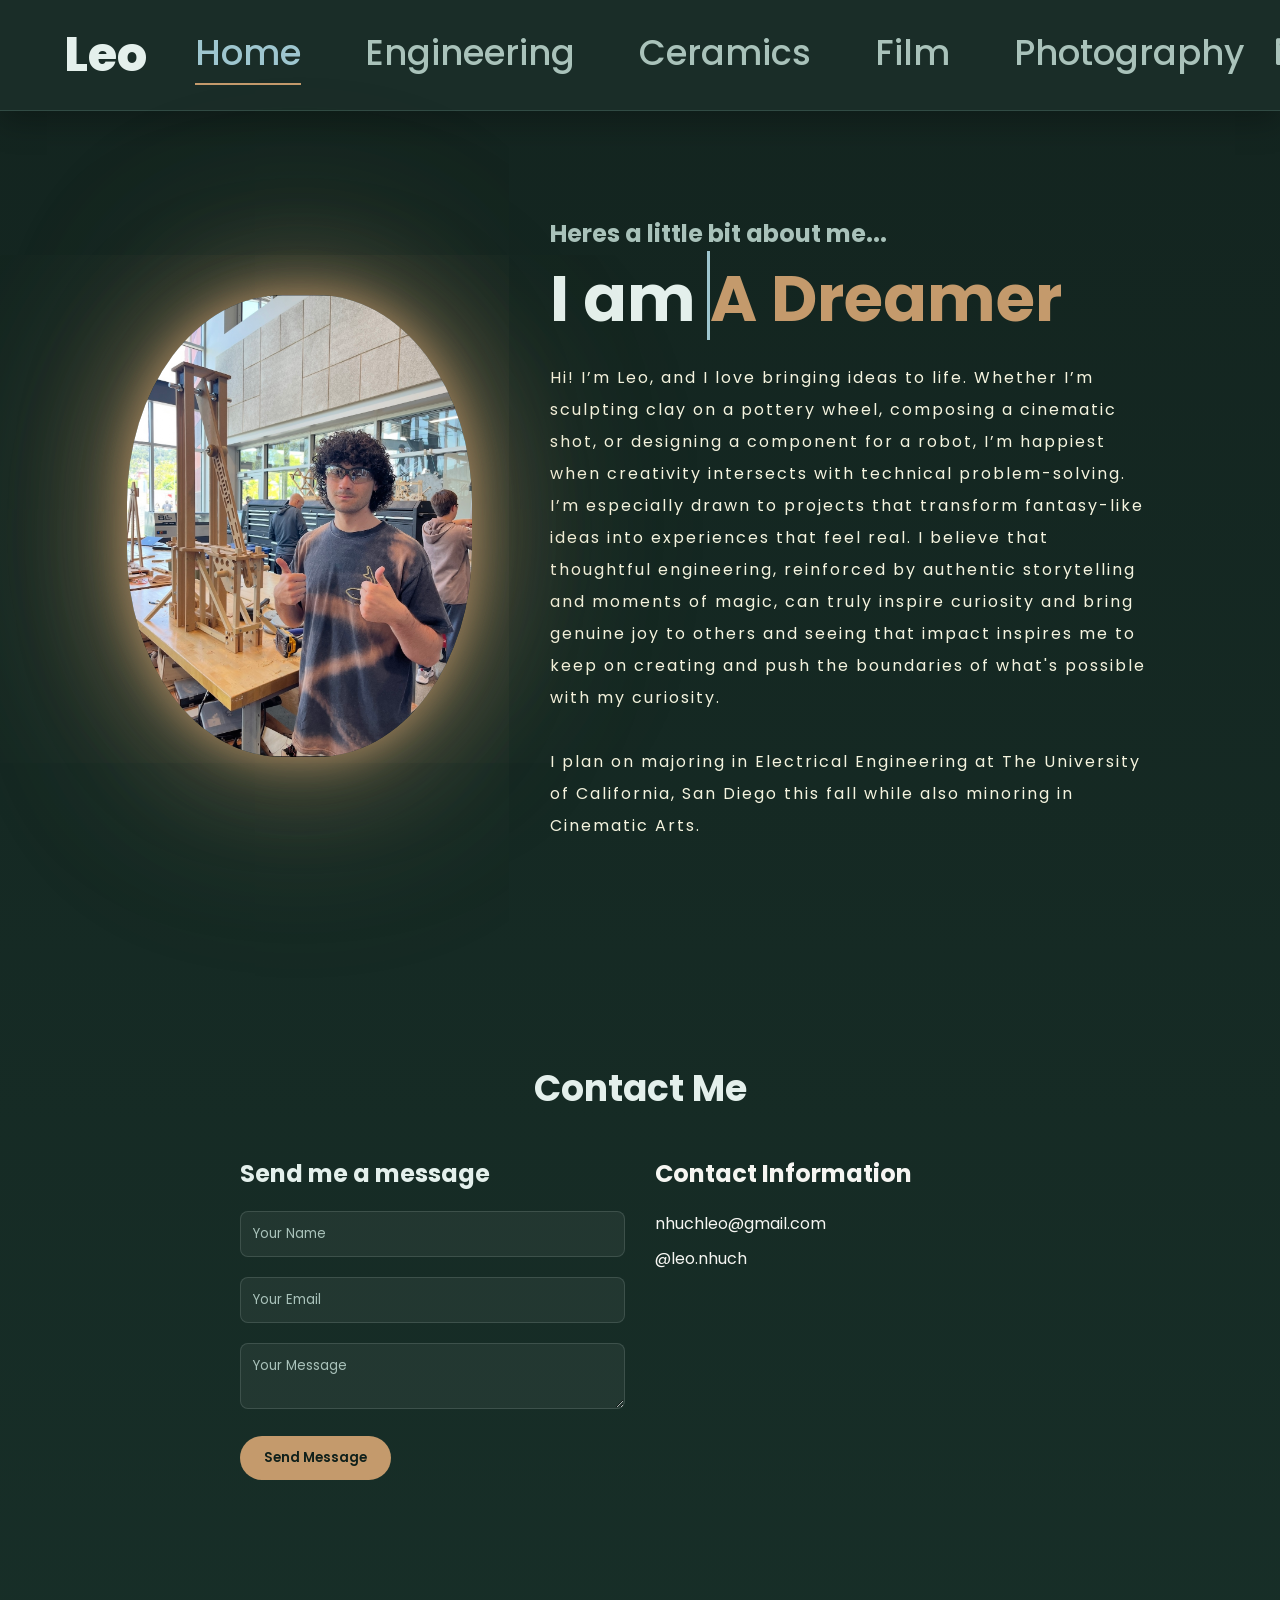
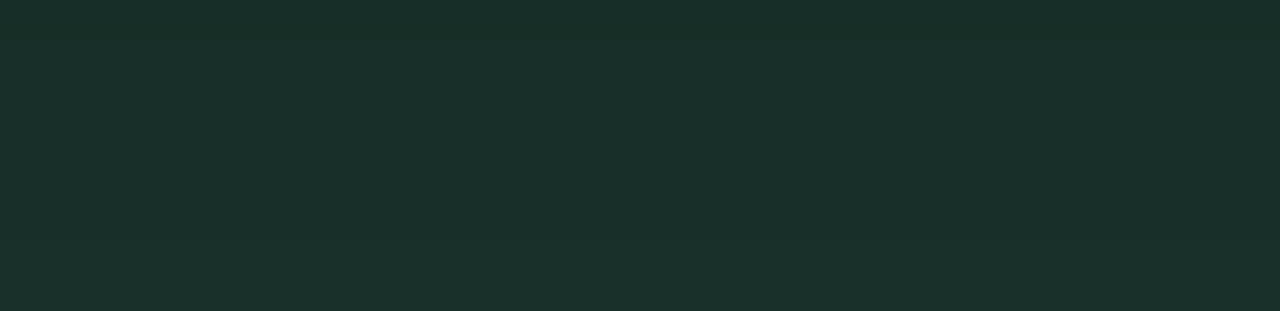
<file: index.html>
<!DOCTYPE html>
<html lang="en">
<head>
    <meta charset="UTF-8">
    <meta name="viewport" content="width=device-width, initial-scale=1.0">

    <link rel="stylesheet" href="style.css">
    <link rel="stylesheet" href="https://cdnjs.cloudflare.com/ajax/libs/font-awesome/6.7.2/css/all.min.css" 
    integrity="sha512-Evv84Mr4kqVGRNSgIGL/F/aIDqQb7xQ2vcrdIwxfjThSH8CSR7PBEakCr51Ck+w+/U6swU2Im1vVX0SVk9ABhg==" crossorigin="anonymous" 
    referrerpolicy="no-referrer" />
    

    <title>Leo's Creative Portfolio</title>
</head>
<body>
    
    <header>
        <a href="index.html" class="logo">Leo</a>
        <nav>
            <div class="nav-left">
                <a href="index.html" class="active">Home</a>
                <a href="engineering.html" class="nav-link">Engineering</a>
                <a href="ceramics.html" class="nav-link">Ceramics</a>
                <a href="film.html" class="nav-link">Film</a>
                <a href="photography.html" class="nav-link">Photography</a>
            </div>
            <div class="nav-right">
                <a href="https://www.linkedin.com/in/leo-nhuch-me" class="social-icon" target="_blank" rel="noopener noreferrer">
                    <i class="fa-brands fa-linkedin"></i>
                </a>
                <a href="https://www.instagram.com/leo.nhuch/" class="social-icon" target="_blank" rel="noopener noreferrer">
                    <i class = "fa-brands fa-instagram"></i>
                </a>
            </div>
        </nav>
    </header>



    <section class="home">
        <div class="home-img">
            <img src="IMG_9343 (2).jpg" alt="cat">
        </div>
        <div class="home-content">
            <h2>Heres a little bit about me...</h2>
            <h3 class="typing-text">I am <span></span></h3>
            <p>Hi! I’m Leo, and I love bringing ideas to life. Whether I’m sculpting clay on a pottery wheel, composing a cinematic shot, or designing a component for a robot, I’m happiest when creativity intersects with technical problem-solving. I’m especially drawn to projects that transform fantasy-like ideas into experiences that feel real. I believe that thoughtful engineering, reinforced by authentic storytelling and moments of magic, can truly inspire curiosity and bring genuine joy to others and seeing that impact inspires me to keep on creating and push the boundaries of what's possible with my curiosity. 
 

                <br><br>I plan on majoring in Electrical Engineering at The University of California, San Diego this fall while also minoring in Cinematic Arts.
                                
                 </p>
        </div>
    </section>


    <section class="contact">
    <div class="container2">
        <h2>Contact Me</h2>
        <div class="contact-wrapper">
            <div class="contact-form">
                <h3>Send me a message</h3>
                <form>
                    <div class="form-group">
                        <input type="text" name="name" placeholder="Your Name">
                    </div>
                    <div class="form-group">
                        <input type="email" name="email" placeholder="Your Email">
                    </div>
                    <div class="form-group">
                        <textarea name="message" placeholder="Your Message"></textarea>
                    </div>
                    <button type="submit">Send Message</button>
                <form action="mailto:nhuchleo@gmail.com" method="post" enctype="text/plain">
            </div>
            <div class="contact-info">
                <h3>Contact Information</h3>
                <p>nhuchleo@gmail.com</p>
                <p>@leo.nhuch</p>
            </div>
        </div>
    </div>
    </section>
</body>
</html>
</file>
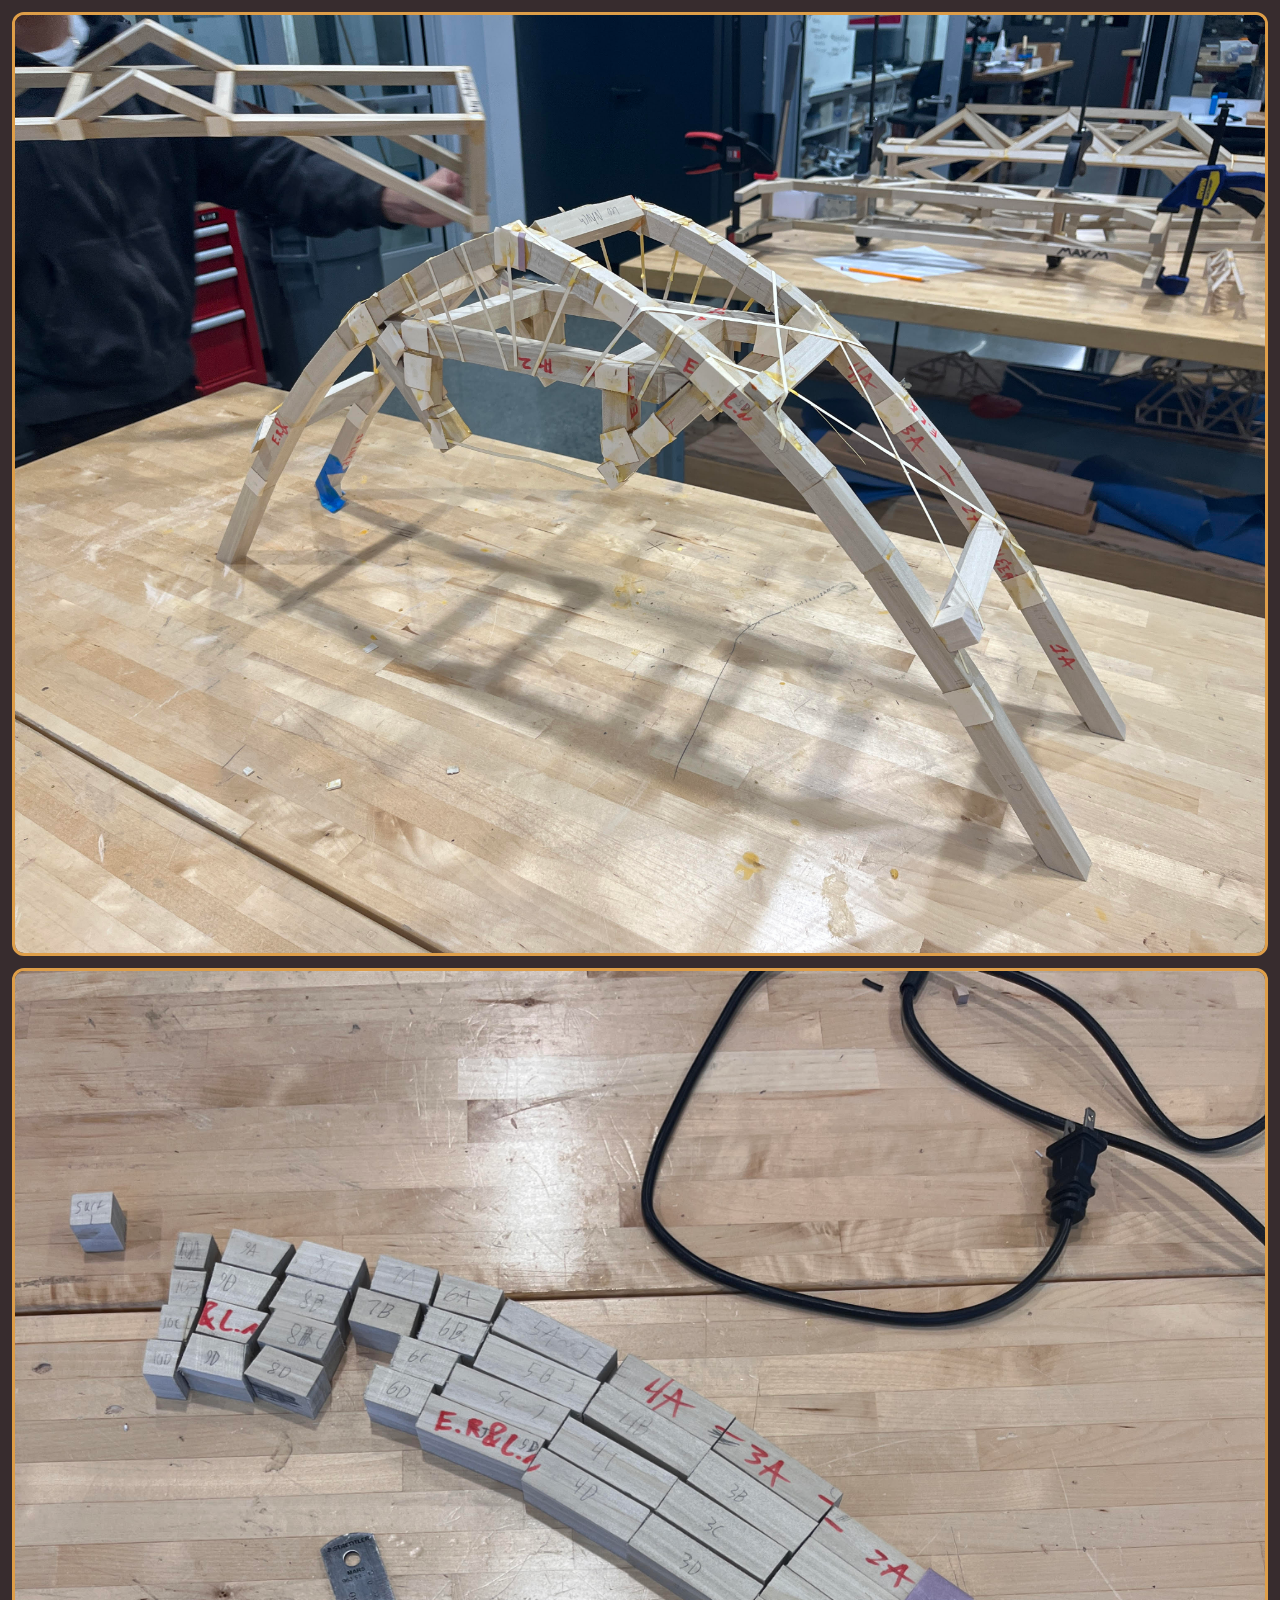
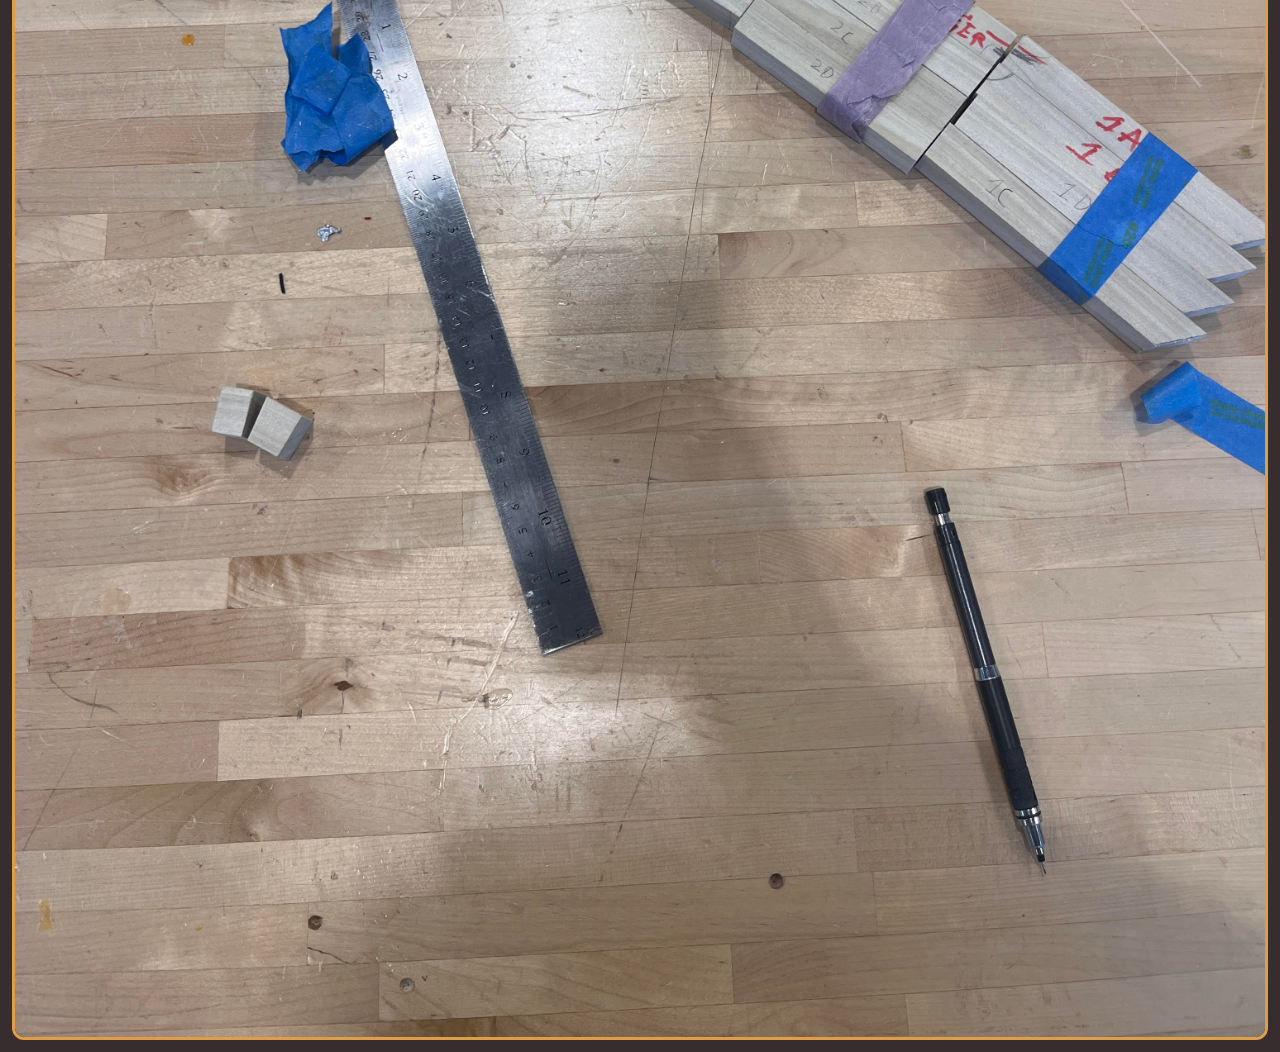
<file: bridge.html>
<!DOCTYPE html>
<html lang="en">
<head>
  <meta charset="UTF-8">
  <meta name="viewport" content="width=device-width, initial-scale=1.0">
  <title>Wind Tunnel Media</title>
  <style>
    body {
      margin: 0;
      padding: 12px;
      background: #372C2E;
    }

    .media-stack {
      display: flex;
      flex-direction: column;
      gap: 12px;
    }

    .media-stack img,
    .media-stack video,
    .media-stack iframe {
      width: 100%;
      display: block;
      border-radius: 12px;
      border: 3px solid #DE9E48;
      box-sizing: border-box;
      background: black;
    }

    .media-stack video {
      height: auto;
    }

    .youtube-embed {
      aspect-ratio: 16 / 9;
      min-height: 250px;
    }
  </style>
</head>
<body>
  <div class="media-stack">

    <img src="Final Bridge Design.jpg" alt="work">

    <img src="Bridge Build Progress.jpg" alt="work">


  </div>
</body>
</html>
</file>
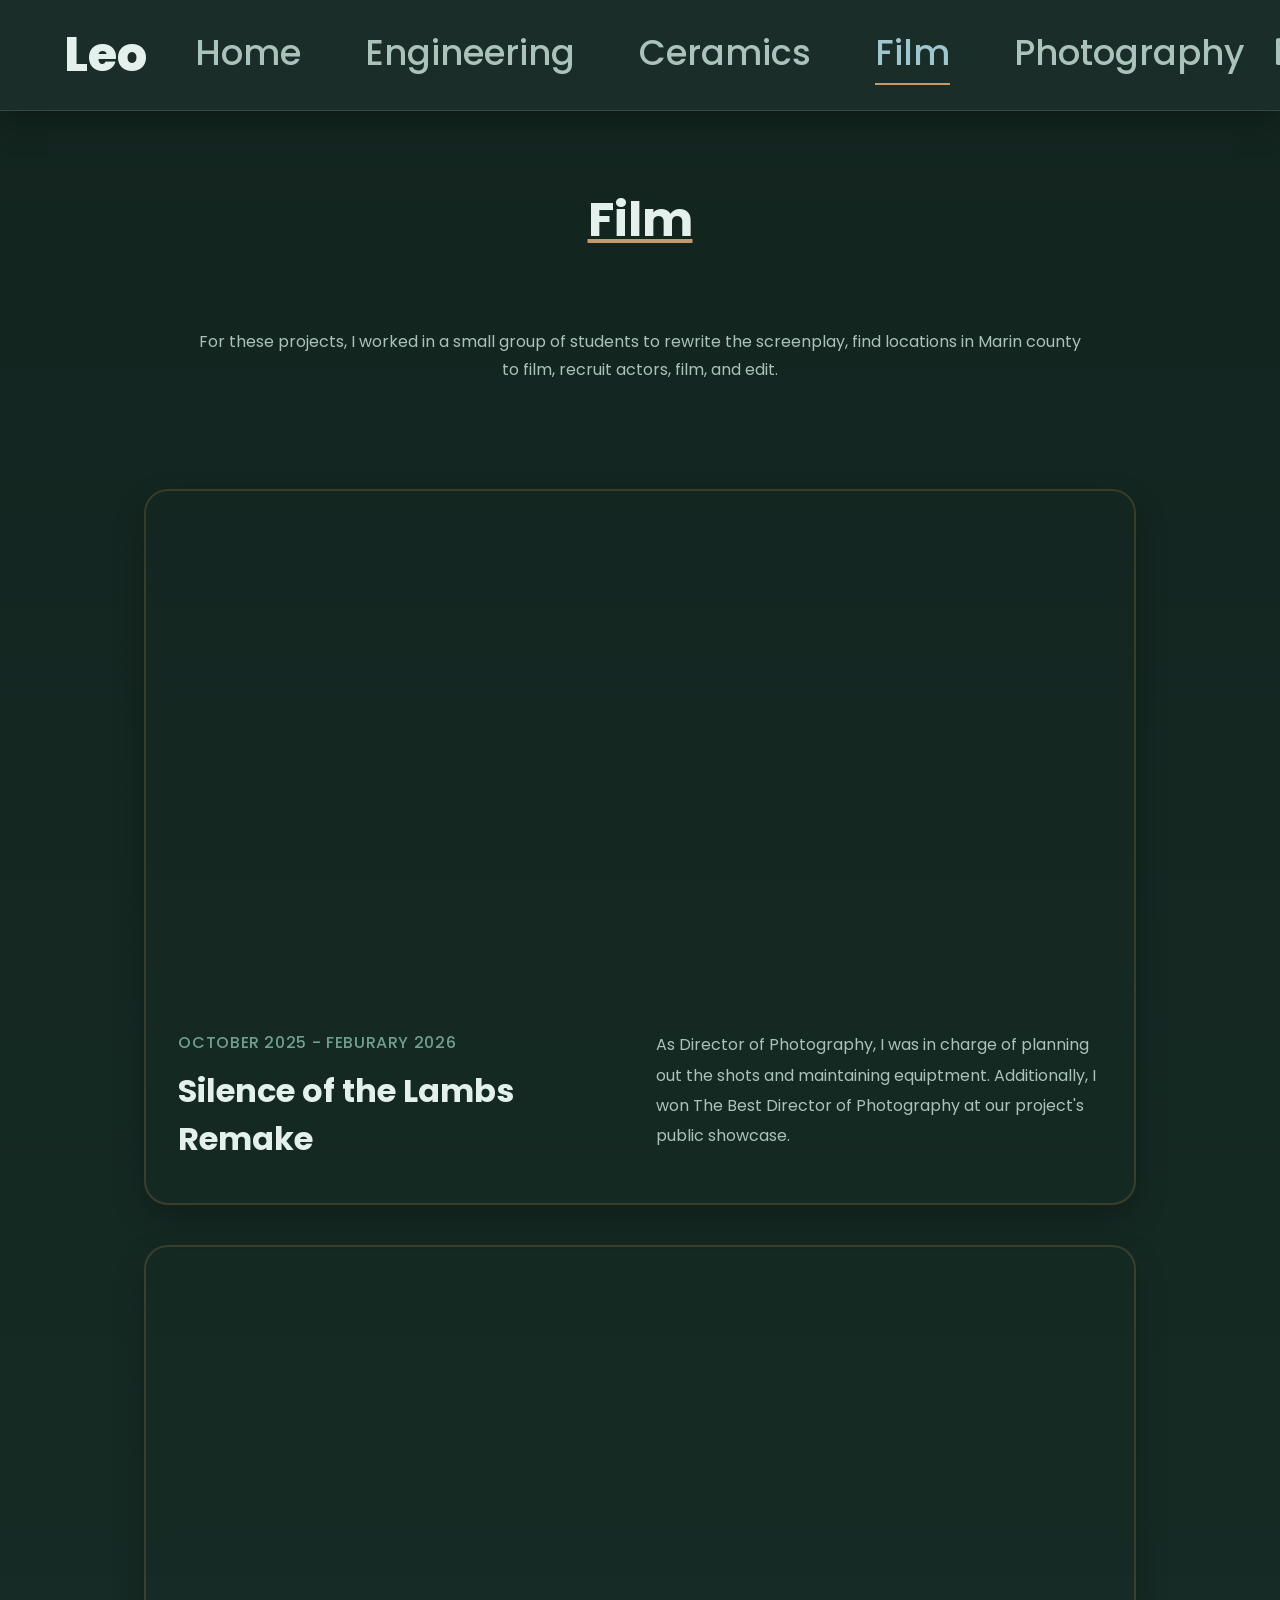
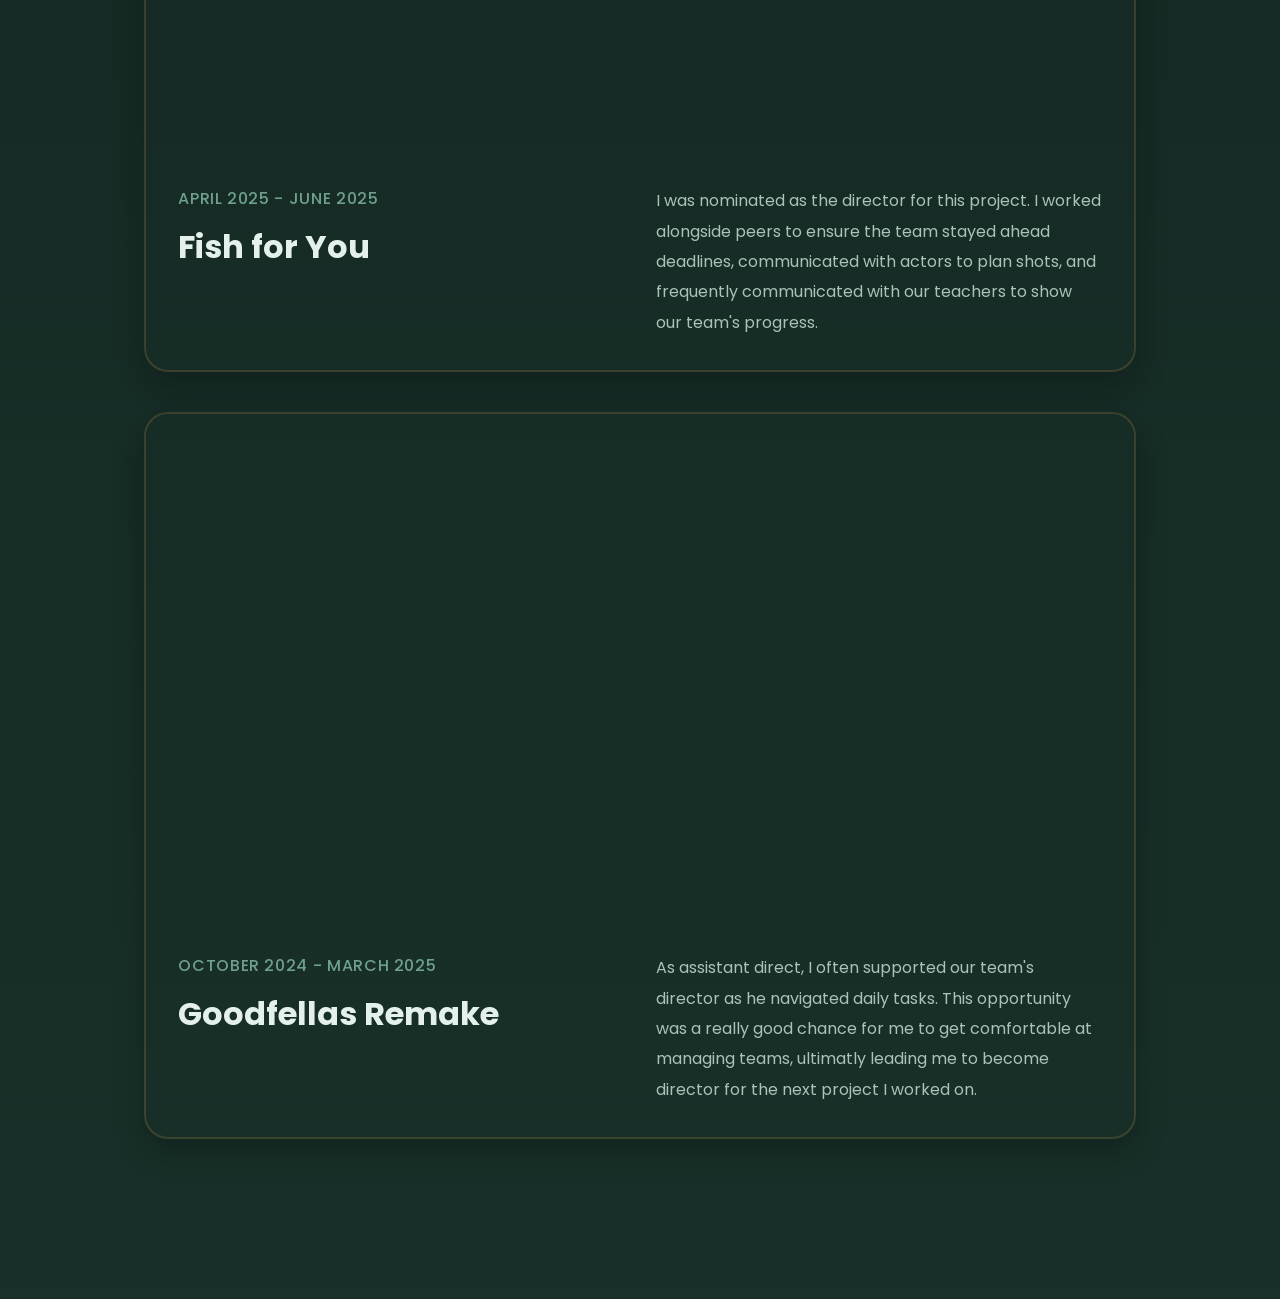
<file: film.html>
<!DOCTYPE html>
<html lang="en">
<head>
  <link rel="stylesheet" href="style.css">
  <meta charset="UTF-8" />
  <meta name="viewport" content="width=device-width, initial-scale=1.0" />
  <title>Film - Leo's Portfolio</title>

  <link rel="stylesheet" href="https://cdnjs.cloudflare.com/ajax/libs/font-awesome/6.7.2/css/all.min.css"
    integrity="sha512-Evv84Mr4kqVGRNSgIGL/F/aIDqQb7xQ2vcrdIwxfjThSH8CSR7PBEakCr51Ck+w+/U6swU2Im1vVX0SVk9ABhg=="
    crossorigin="anonymous" referrerpolicy="no-referrer" />

  <style>
    @import url('https://fonts.googleapis.com/css2?family=Poppins:wght@300;400;500;600;700;800&display=swap');

    * {
      margin: 0;
      padding: 0;
      box-sizing: border-box;
      font-family: "Poppins", sans-serif;
      text-decoration: none;
    }


    .page-title {
      min-height: unset;
      padding: 2rem 9% 1.5rem;
    }

    .film-project {
      border-radius: 24px;
      padding: 2rem;
      overflow: hidden;
      border: 1px solid rgba(142, 174, 182, 0.18);
      box-shadow: 0 14px 32px rgba(0, 0, 0, 0.24);
    }

    body { 
      margin: 0;
      width: 100%;
      min-height: 100vh;
      overflow-x: hidden;
      background: linear-gradient(180deg, #13241f 0%, #183029 100%);
      color: var(--text);
      padding-top: 0;
    }


    .page-title {
      padding: 4rem 9% 2rem;
      text-align: center;
    }

    .page-title h1 {
      font-size: 3.2rem;
      color: var(--text);
      margin-bottom: 0.75rem;
    }

    .page-title p {
      color: var(--muted);
      max-width: 800px;
      margin: 0 auto;
      line-height: 1.8;
      font-size: 1.05rem;
    }

    .film-projects {
      padding: 1rem 6% 5rem;
      display: flex;
      flex-direction: column;
      gap: 2.5rem;
    }

    .film-project {
      border-radius: 24px;
      padding: 2rem;
      overflow: hidden;
      border: 2px solid rgba(222, 158, 72, 0.18);
    }

    .film-project:nth-child(odd) {
      background: var(--project-a);
    }

    .film-project:nth-child(even) {
      background: var(--project-b);
    }

    .media-grid {
      display: grid;
      grid-template-columns: repeat(2, 1fr);
      gap: 1rem;
      margin-bottom: 1.5rem;
    }

    .media-grid iframe,
    .media-grid video,
    .media-grid img,
    .media-single video {
      width: 100%;
      display: block;
      border: none;
      border-radius: 16px;
      background: #0c1311;
      box-shadow: 0 0 0 1px rgba(142, 174, 182, 0.18);
    }

    .media-grid iframe,
    .media-grid video {
      aspect-ratio: 16 / 9;
    }

    .media-grid img {
      aspect-ratio: 16 / 9;
      object-fit: cover;
    }

    .project-writing {
      display: grid;
      grid-template-columns: 1fr 1fr;
      gap: 2rem;
      align-items: start;
    }

    .project-heading h2 {
      font-size: 2rem;
      color: var(--text);
      margin-bottom: 0.5rem;
    }

    .project-heading h3 {
      font-size: 1rem;
      font-weight: 500;
      color: var(--accent);
      margin-bottom: 0.75rem;
      letter-spacing: 0.04em;
      text-transform: uppercase;
    }

    .project-body p {
      color: var(--muted);
      line-height: 1.9;
      font-size: 1rem;
    }

 @media (max-width: 1000px) {
  .project-writing {
    grid-template-columns: 1fr;
  }
}

@media (max-width: 768px) {
  .page-title h1 {
    font-size: 2.4rem;
  }

  .film-project {
    padding: 1.25rem;
  }
}
  </style>
</head>
<body>

    <header>
        <a href="index.html" class="logo">Leo</a>
        <nav>
            <div class="nav-left">
                <a href="index.html" class="nav-link">Home</a>
                <a href="engineering.html" class="nav-link">Engineering</a>
                <a href="ceramics.html" class="nav-link">Ceramics</a>
                <a href="film.html" class="active">Film</a>
                <a href="photography.html" class="nav-link">Photography</a>
            </div>
            <div class="nav-right">
                <a href="https://www.linkedin.com/in/leo-nhuch-me" class="social-icon" target="_blank" rel="noopener noreferrer">
                    <i class="fa-brands fa-linkedin"></i>
                </a>
                <a href="https://www.instagram.com/leo.nhuch/" class="social-icon" target="_blank" rel="noopener noreferrer">
                    <i class = "fa-brands fa-instagram"></i>
                </a>
            </div>
        </nav>
    </header>

  <section class="film-projects">
  <h2 class="section-title">Film</h2>
  <p class="section-subtitle">
    For these projects, I worked in a small group of students to rewrite the screenplay, find locations in Marin county to film, recruit actors, film, and edit.
  </p>

  <section class="film-projects">

    <article class="film-project">

  <!-- VIDEO ONLY -->
      <div class="media-single">
        <iframe 
            width="100%" 
            height="500" 
            src="https://www.youtube.com/embed/jy_XX7pIRBc" 
            title="YouTube video player"
            frameborder="0"
            allow="accelerometer; autoplay; clipboard-write; encrypted-media; gyroscope; picture-in-picture"
            allowfullscreen>
        </iframe>
    </div>

  <!-- WRITING BELOW -->
        <div class="project-writing">
            <div class="project-heading">
                <h3>October 2025 - Feburary 2026</h3>
                <h2>Silence of the Lambs Remake</h2>
            </div>

        <div class="project-body">
        <p>As Director of Photography, I was in charge of planning out the shots and maintaining equiptment. Additionally, I won The Best Director of Photography at our project's public showcase.</p>
            </div>
        </div>
    </article>


    <article class="film-project">
        <div class="media-single">
        <iframe 
            width="100%" 
            height="500" 
            src="https://www.youtube.com/embed/ssbFENKH7_0" 
            title="YouTube video player"
            frameborder="0"
            allow="accelerometer; autoplay; clipboard-write; encrypted-media; gyroscope; picture-in-picture"
            allowfullscreen>
        </iframe>
        </div>

        <div class="project-writing">
            <div class="project-heading">
                <h3>April 2025 - June 2025</h3>
                <h2>Fish for You</h2>
            </div>

        <div class="project-body">
      <p>I was nominated as the director for this project. I worked alongside peers to ensure the team stayed ahead deadlines, communicated with actors to plan shots, and frequently communicated with our teachers to show our team's progress.</p>
            </div>
        </div>
    </article>

    
    <article class="film-project">
        <div class="media-single">
         <iframe 
            width="100%" 
            height="500" 
            src="https://youtu.be/Wrgli9NULss" 
            title="YouTube video player"
            frameborder="0"
            allow="accelerometer; autoplay; clipboard-write; encrypted-media; gyroscope; picture-in-picture"
            allowfullscreen>
          </iframe>
        </div>

        <div class="project-writing">
            <div class="project-heading">
                <h3>October 2024 - March 2025</h3>
                <h2>Goodfellas Remake</h2>
            </div>

        <div class="project-body">
      <p>As assistant direct, I often supported our team's director as he navigated daily tasks. This opportunity was a really good chance for me to get comfortable at managing teams, ultimatly leading me to become director for the next project I worked on.</p>
        </div>
        </div>
    </article>

    </article>


  </section>

</body>
</html>
</file>
<file: style.css>
@import url('https://fonts.googleapis.com/css2?family=Poppins:ital,wght@0,100;0,200;0,300;0,400;0,500;0,600;0,700;0,800;0,900;1,100;1,200;1,300;1,400;1,500;1,600;1,700;1,800;1,900&family=Winky+Sans:ital,wght@0,300..900;1,300..900&display=swap');

* { 
    font-family: "Poppins", sans-serif;
    margin: 0;
    padding: 0;
    box-sizing: border-box;
    border: none;
    outline: none;
    text-decoration: none;
}

:root {
    --bg: #0b1411;        /* deeper, richer forest (more cinematic) */
    --bg-soft: #12201b;   /* subtle lift */
    --panel: #1a2f28;     /* mossy panel */
    --panel-2: #243b34;     /* alternate panel */
    --header: linear-gradient(180deg, #13241f 0%, #183029 100%);      /* navbar */
    --header-border: #314b44;
    --text: #e4f0ec;        /* misty white with green tint */
    --muted: #a9c2ba;       /* foggy sage */
    --accent-2: #9ec6cf;    /* airy coastal blue */
    --accent: #6f9f8f;      /* sea pine green */
    --accent-warm: #c49a6c; /* sun-through-trees bronze */
    --line: rgba(183, 200, 192, 0.18);
    --shadow: rgba(0, 0, 0, 0.28);
}

body { 
    margin: 0;
    width: 100%;
    min-height: 100vh;
    overflow-x: hidden;
    background: linear-gradient(180deg, #13241f 0%, #183029 100%);
    color: var(--text);
    padding-top: 0;
}


.logo { 
    font-size: 3rem;
    color: var(--text);
    font-weight: 800;
    cursor: pointer;
    transition: 0.35s ease;
}

.logo:hover { 
    transform: scale(1.1);
}

header { 
    margin: 0;
    width: 100%;
    padding: 1.2rem 5%;
    background: #1a2d28;
    border-bottom: 1px solid var(--header-border);
    box-shadow: 0 10px 30px var(--shadow);

    display: flex;
    align-items: center;
    justify-content: space-between;
    gap: 3rem;
}

nav {
    flex: 1;
    display: flex;
    align-items: center;
    justify-content: space-between;
    min-width: 0;
}

.nav-left {
    display: flex;
    align-items: center;
    justify-content: center;
    gap: 4rem;
    flex: 1;
}

.nav-right {
    display: flex;
    align-items: center;
    gap: 1rem;
    margin-left: 2rem;
}

nav a {
    font-size: 2.2rem;
    color: var(--muted);
    font-weight: 500;
    transition: 0.3s ease;
    border-bottom: 2px solid transparent;
    padding-bottom: 4px;
    white-space: nowrap;
}

nav a:hover, 
nav a.active { 
    color: var(--accent-2);
    border-bottom: 2px solid var(--accent-warm);
}

section { 
    min-height: 100vh;
    padding: 5rem 9% 5rem;
}

.section-title {
    color: var(--text);
    font-size: 3rem;
    text-align: center;
    text-decoration: underline;
    text-decoration-color: var(--accent-warm);
    padding-top: 5%;
    margin-bottom: 2rem;
}

.section-subtitle {
    max-width: 900px;
    margin: 0 auto 3rem;
    text-align: center;
    color: var(--muted);
    line-height: 1.8;
    font-size: 1rem;
}



.home { 
    display: flex;
    justify-content: center;
    align-items: center;
    gap: 8rem;
    padding: 1rem 6% 5rem;
    background: transparent;
}

.home .home-content h1{ 
    font-size: 6rem;
    font-weight: 700;
    line-height: 1.3;
    
}

span { 
    color: var(--accent-2);
}

.home-content h2 {
    color: #f5e5df;
    
}

.home-content h3 { 
    font-size: 4rem;
    margin-bottom:1rem;
    font-weight: 700;
}

.home-content p { 
    color: #f5f4df;
    letter-spacing: 2px;
    line-height: 2;
    margin-right: 50px;
}

.home-img { 
    border-radius: 50%;
}

.home-content h2 {
    color: var(--muted);
}


.home-img img {
    position: relative;
    width: 27vw;
    border-radius: 45%;
    left: 50px;

    box-shadow:
        0 0 40px rgba(196, 154, 108, 0.7),
        0 0 100px rgba(196, 154, 108, 0.5),
        0 0 180px rgba(196, 154, 108, 0.35),
        0 0 260px rgba(196, 154, 108, 0.2);
}

.home-img img:hover { 
    font-size: 1.8rem;
    font-weight: 500;
}



.typing-text span { 
    position: relative;
}

.typing-text { 
    font-size: 34px;
    font-weight: 600;
    min-width: 280px;
    color: var(--text);
}

.typing-text span::before { 
    content: "A Dreamer";
    color: var(--accent-warm);
    animation: words 9s infinite;
}

.typing-text span::after { 
    content: "";
    background-color: transparent;
    position: absolute;
    width: calc(100% + 8px);
    height: 100%;
    border-left: 3px solid var(--accent-2);
    right: -8px;
    animation: cursor 0.9s infinite;
}

.social-icon {
    display: inline-flex;
    align-items: center;
    justify-content: center;
    font-size: 1.9rem;
    color: var(--muted);
    transition: 0.3s ease;
}

.social-icon:hover {
    color: var(--accent-2);
    transform: translateY(-2px);
}

@keyframes cursor{
    to { 
        border-left: 3px solid var(--text);
    }
}

@keyframes words{
    0%, 19% { 
        content: "An Engineer";
    }

    20%, 39% { 
        content: "A Potter";
    }

    40%, 59% { 
        content: "A Storyteller";
    }

    60%, 79% { 
        content: "A Creator";
    }

    80%, 100% { 
        content: "A Dreamer";
    } 
}



.songwriting {
    display: flex;
    flex-direction: row;
    
    gap: 20px;
    margin-bottom: 40px;
    flex-wrap: nowrap;
    padding-top: 20px;
}

.songwriting iframe { 
    width: 50%;
    height: 600px;
    border: 3px solid var(--accent);
    border-radius: 18px;
    box-shadow: 0 12px 28px var(--shadow);
}

.songwriting .project-image {
    width: 50%;
    height: 600px;
    object-fit: cover;
    border: 3px solid var(--accent);
    border-radius: 18px;
    box-shadow: 0 12px 28px var(--shadow);
}

.songwriting .info { 
    width: 50%;
    padding: 10px;
    padding-top: 50px;
}

.info h1 { 
    font-size: 200%;
    color: var(--text);
    font-family: 'Courier New', Courier, monospace;
}

.info h2 { 
    color: var(--accent-2);
    font-size: 150%;
    border-bottom: 2px dashed var(--line);
    font-family: 'Courier New', Courier, monospace;
    padding-top: 5px;
    padding-bottom: 10px;
}

.info p { 
    color: var(--muted);  
    font-family: 'Courier New', Courier, monospace;
    padding-top: 10px;
}

.splish {
    display: block;
    margin-top: 5px;
    margin-right: auto;
    width: 400px; /* or whatever size fits your design */
    border-radius: 10px;
    background-color: #fff6f0; /* optional background */
    
  }

#recording { 
    margin-top: 20px;
}

/* create timeline for experience page */

.timeline { 
    position: relative;
    max-width: 1200px;
    margin: 100px auto;
}

.container { 
    padding: 10px 50px;
    position: relative;
    width: 50%;
}

.text-box { 
    padding: 20px;
    background: #f5f4df;
    position: relative;
    border-radius: 10px;
    font-size: 15px;
}

.left-container { 
    left: 0;
}

.right-container{
    left: 50%;
}

.dot {
    position: absolute;
    border-radius: 50%;
    right: -20px;
    top: 32px;
    width: 40px;
    height: 40px;
    background-color: #bbb;
    border-radius: 50%;
}

.right-container .dot { 
    left: -20px;
}

.timeline::after { 
    content: ' ';
    position: absolute;
    width: 6px;
    height: 100%;
    background: #f5f4df;
    top: 0;
    left: 50%;
    margin-left: -3px;
    z-index: -1;
}


.text-box h2 { 
    font-weight: 600;
}

.text-box small { 
    display: inline-block;
    margin-top: 5px;
}

.text-box p{ 
    display: inline-block;
    margin-top: 5px;
}

.left-container-arrow { 
    height: 0;
    width: 0;
    position: absolute;
    top: 28px;
    z-index: 1;
    border-top: 15px solid transparent;
    border-bottom: 15px solid transparent;
    border-left: 15px solid #f5f4df;
    right: -15px;
}

.right-container-arrow { 
    height: 0;
    width: 0;
    position: absolute;
    top: 28px;
    z-index: 1;
    border-top: 15px solid transparent;
    border-bottom: 15px solid transparent;
    border-right: 15px solid #f5f4df;
    left: -15px;
}

#lol { 
    color: white;
    font-size: 3rem;
    text-align: center;
    text-decoration: underline;
    text-decoration-color: #DE9E48;
    padding-top: 5%;
}

.contact { 
    min-height: 100vh;
    padding: 50px;
    text-align: center;
}

.container2 { 
    max-width: 800px;
    margin: 0 auto;
}

.container2 h2 { 
    font-size: 36px;
    margin-bottom: 40px;
    color: #f6f6f2;
}

.contact-wrapper { 
    display: grid;
    grid-template-columns: repeat(2, 1fr);
    grid-gap: 30px;
}

.contact-form { 
    text-align: left;

}

.gallery {
    min-height: unset;
    padding: 0.5rem 6% 5rem;
}

.contact-form h3 { 
    font-size: 24px;
    margin-bottom: 20px;
    color: #f6f6f2;
}

.form-group { 
    margin-bottom: 20px;
}

.container2 h2,
.contact-form h3,
.contact-info h3,
.contact-info p {
    color: var(--text);
}

input, textarea { 
    width: 100%;
    padding: 12px;
    border-radius: 8px;
    border: 1px solid var(--line);
    background-color: rgba(231, 239, 233, 0.06);
    color: var(--text);
}

input::placeholder,
textarea::placeholder {
    color: var(--muted);
}

input:focus,
textarea:focus { 
    outline: none;
    box-shadow: 0 0 0 3px rgba(142, 174, 182, 0.18);
}

button { 
    display: inline-block;
    padding: 12px 24px;
    background-color: var(--accent-warm);
    color: #10201b;
    border: none;
    border-radius: 999px;
    font-weight: 600;
    cursor: pointer;
}

.contact-info { 
    text-align: left;
}

.contact-info h3 { 
    font-size: 24px;
    margin-bottom: 20px;
    color: #f6f6f2;
}

.contact-info p { 
    margin-bottom: 10px;
    color: #f6f6f2;
}

@media (max-width: 768px) {
    header {
      flex-direction: column;
      align-items: flex-start;
      padding: 1rem 2rem;
    }
  
    nav {
      flex-direction: column;
      align-items: flex-start;
      width: 100%;
    }
  
    .nav-left,
    .nav-right {
      flex-direction: column;
      width: 100%;
      gap: 0.5rem;
      margin-left: 0;
    }
  
    nav a {
      font-size: 1.4rem;
      margin-left: 0;
    }
  }
</file>
